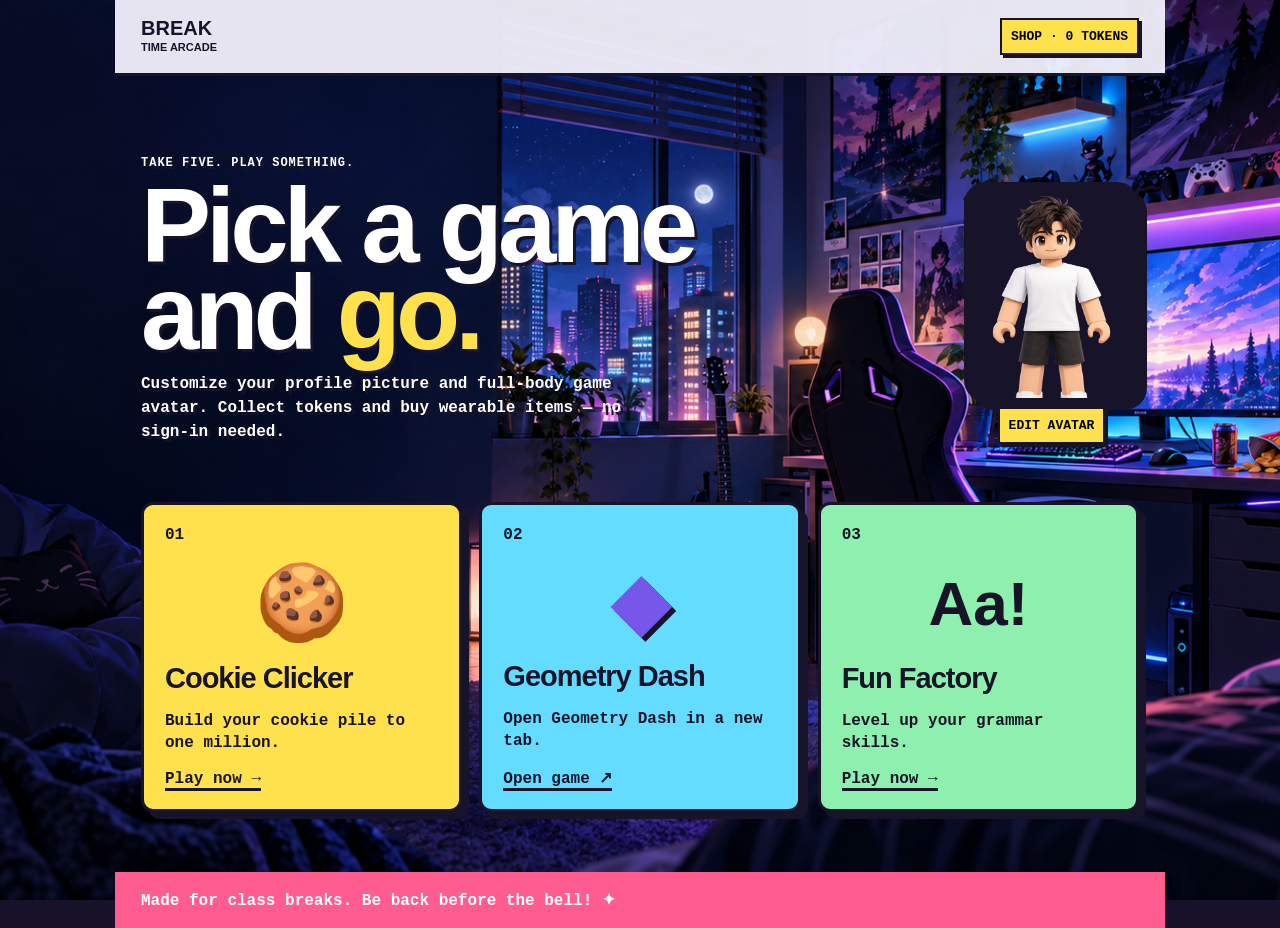
<file: index.html>
<!doctype html><html lang="en"><head><meta charset="UTF-8"><meta name="viewport" content="width=device-width,initial-scale=1"><title>Break Time Arcade</title><link rel="stylesheet" href="styles.css"><style>.hero-avatar{float:right;text-align:center}.avatar-art{width:175px;height:220px;object-fit:cover;object-position:center top;border:4px solid #171429;border-radius:22px;box-shadow:8px 8px 0 #171429;background:#171429}.avatar-preview{width:155px;height:155px;border:4px solid #171429;border-radius:22px;display:grid;place-items:center;font-size:82px;box-shadow:8px 8px 0 #171429}.neon-hoodie{outline:9px solid #ff5d8f}.star-headphones{border-radius:50%}</style></head><body><header class="topbar"><a class="logo" href="index.html">BREAK<br><span>TIME ARCADE</span></a><button class="shop-button" onclick="shop()">SHOP · <span data-tokens>0</span> TOKENS</button></header><main><section class="intro"><p class="kicker">TAKE FIVE. PLAY SOMETHING.</p><div class="hero-avatar"><img class="avatar-art" src="avatar-starter.png" alt="Full-body starter avatar"><br><button class="shop-button" onclick="editAvatar()">EDIT AVATAR</button></div><h1>Pick a game<br>and <em>go.</em></h1><p>Customize your profile picture and full-body game avatar. Collect tokens and buy wearable items — no sign-in needed.</p></section><section class="game-list"><a class="game-card cookie-card" href="cookie-clicker.html"><span>01</span><div class="game-icon">🍪</div><div><h2>Cookie Clicker</h2><p>Build your cookie pile to one million.</p><span class="play-link">Play now →</span></div></a><a class="game-card dash-card" href="https://www.geometrydash.com/" target="_blank" rel="noopener"><span>02</span><div class="game-icon cube-icon">◆</div><div><h2>Geometry Dash</h2><p>Open Geometry Dash in a new tab.</p><span class="play-link">Open game ↗</span></div></a><a class="game-card fun-card" href="fun-factory.html"><span>03</span><div class="game-icon factory-icon">Aa!</div><div><h2>Fun Factory</h2><p>Level up your grammar skills.</p><span class="play-link">Play now →</span></div></a></section></main><footer>Made for class breaks. Be back before the bell! ✦</footer><script src="arcade.js"></script></body></html>
</file>
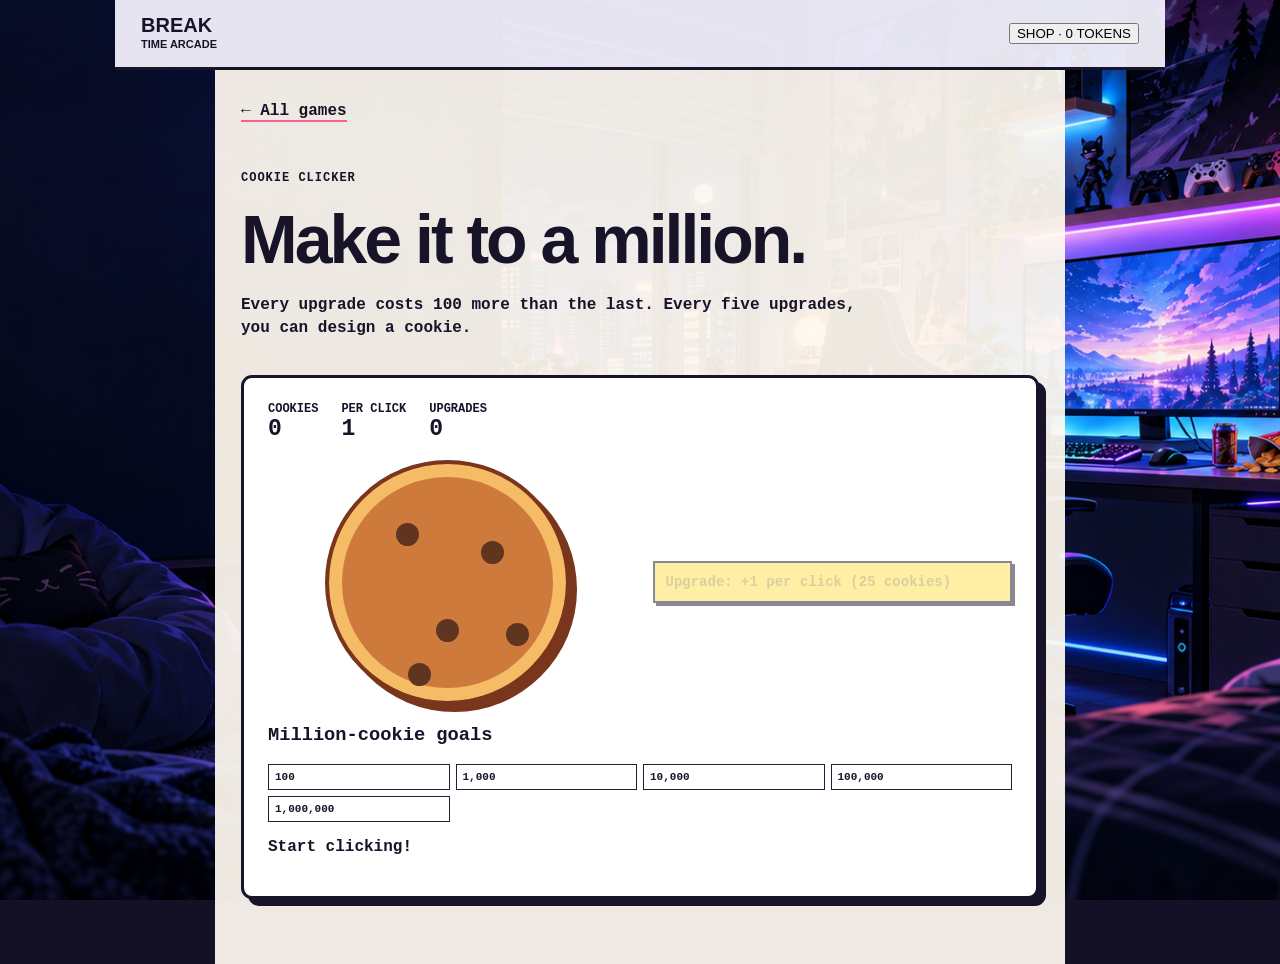
<file: cookie-clicker.html>
<!doctype html><html lang="en"><head><meta charset="UTF-8"><meta name="viewport" content="width=device-width,initial-scale=1"><title>Cookie Clicker</title><link rel="stylesheet" href="styles.css"><style>body{font-family:'Courier New',monospace;background:#141026 url('gaming-room.png') center/cover fixed}.game-page main{background:#fffaf0ed}.goal-list{display:grid;grid-template-columns:repeat(4,1fr);gap:6px}.goal{padding:6px;border:1px solid #192238;font-size:11px}.done{background:#8ddd95}.cookie-fall{position:fixed;top:-40px;font-size:25px;animation:fall 5s linear forwards;pointer-events:none}@keyframes fall{to{transform:translateY(110vh) rotate(360deg)}}.custom{display:none;padding:10px;border:2px dashed #f65078}.custom.show{display:block}</style></head><body class="game-page"><header class="topbar"><a class="logo" href="index.html">BREAK<br><span>TIME ARCADE</span></a><button onclick="shop()">SHOP · <span data-tokens>0</span> TOKENS</button></header><main><a class="back" href="index.html">← All games</a><section class="game-heading"><p class="kicker">COOKIE CLICKER</p><h1>Make it to a million.</h1><p>Every upgrade costs 100 more than the last. Every five upgrades, you can design a cookie.</p></section><section class="game-shell"><div class="stat-row"><span>COOKIES<br><strong id="cookie-count">0</strong></span><span>PER CLICK<br><strong id="per-click">1</strong></span><span>UPGRADES<br><strong id="upgrade-count">0</strong></span></div><div class="cookie-zone"><button id="cookie" class="cookie-button" aria-label="Click cookie">Cookie</button><div class="upgrades"><button id="upgrade" class="upgrade">Upgrade: +1 per click (100 cookies)</button><button id="design" class="upgrade" hidden>Design a cookie (optional)</button><div id="custom" class="custom">Flavor <select><option>Chocolate chip</option><option>Red velvet</option><option>Matcha</option><option>Birthday cake</option></select> Topping <select><option>Sprinkles</option><option>Caramel</option><option>Marshmallows</option><option>Extra chips</option></select></div></div></div><h3>Million-cookie goals</h3><div class="goal-list" id="goals"></div><p class="note" id="cookie-note">Start clicking!</p></section></main><script src="arcade.js"></script><script src="cookie.js"></script></body></html>
</file>
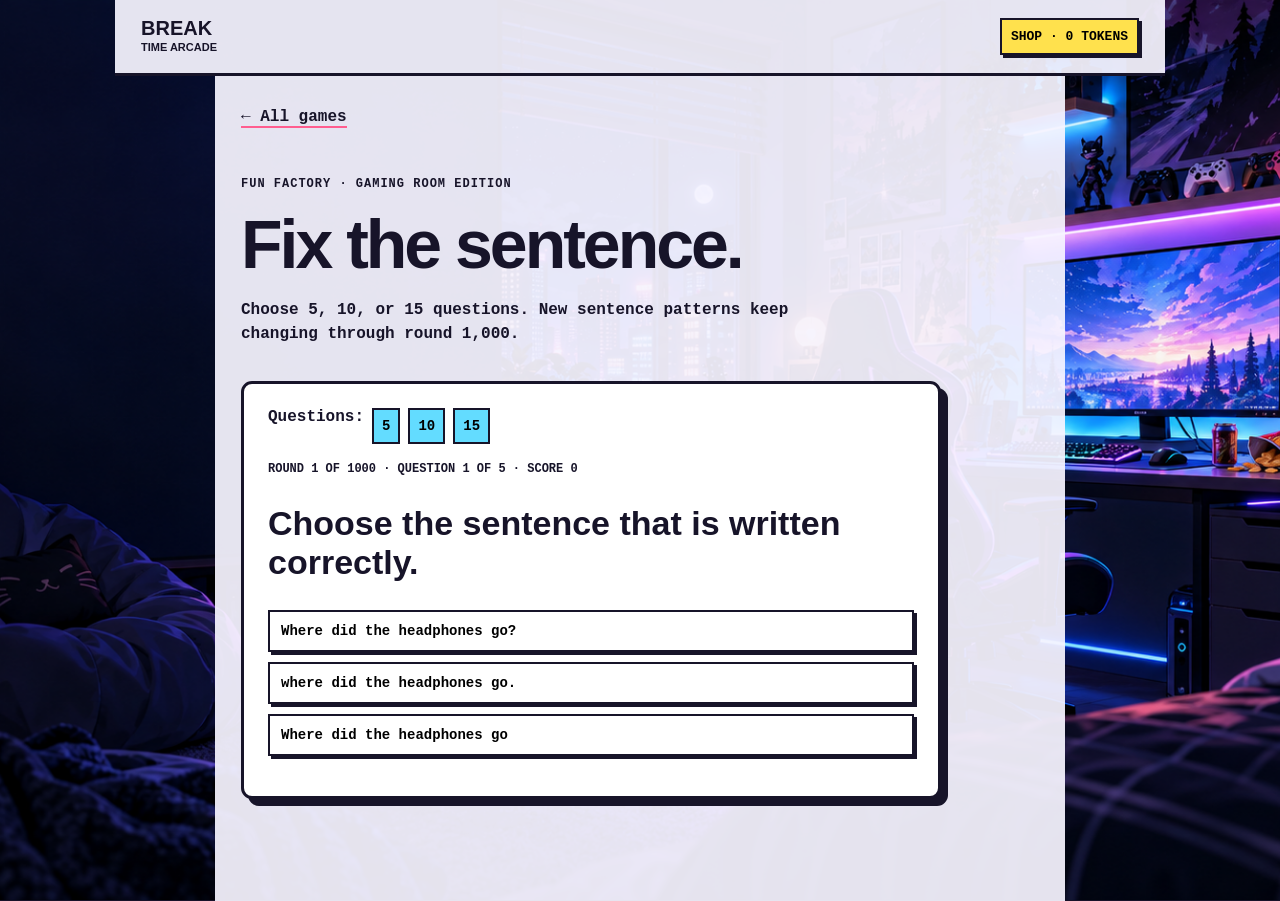
<file: fun-factory.html>
<!doctype html><html lang="en"><head><meta charset="UTF-8"><meta name="viewport" content="width=device-width,initial-scale=1"><title>Fun Factory</title><link rel="stylesheet" href="styles.css"></head><body class="game-page"><header class="topbar"><a class="logo" href="index.html">BREAK<br><span>TIME ARCADE</span></a><button class="shop-button" onclick="shop()">SHOP · <span data-tokens>0</span> TOKENS</button></header><main><a class="back" href="index.html">← All games</a><section class="game-heading"><p class="kicker">FUN FACTORY · GAMING ROOM EDITION</p><h1>Fix the sentence.</h1><p>Choose 5, 10, or 15 questions. New sentence patterns keep changing through round 1,000.</p></section><section class="game-shell quiz-box"><div class="round-options"><b>Questions:</b><button data-size="5">5</button><button data-size="10">10</button><button data-size="15">15</button></div><p class="question-count" id="question-count"></p><h2 class="question" id="question"></h2><div class="answers" id="answers"></div><p id="quiz-result"></p><button id="next" class="big-button" hidden>Next →</button></section></main><script src="arcade.js"></script><script src="fun.js"></script></body></html>
</file>
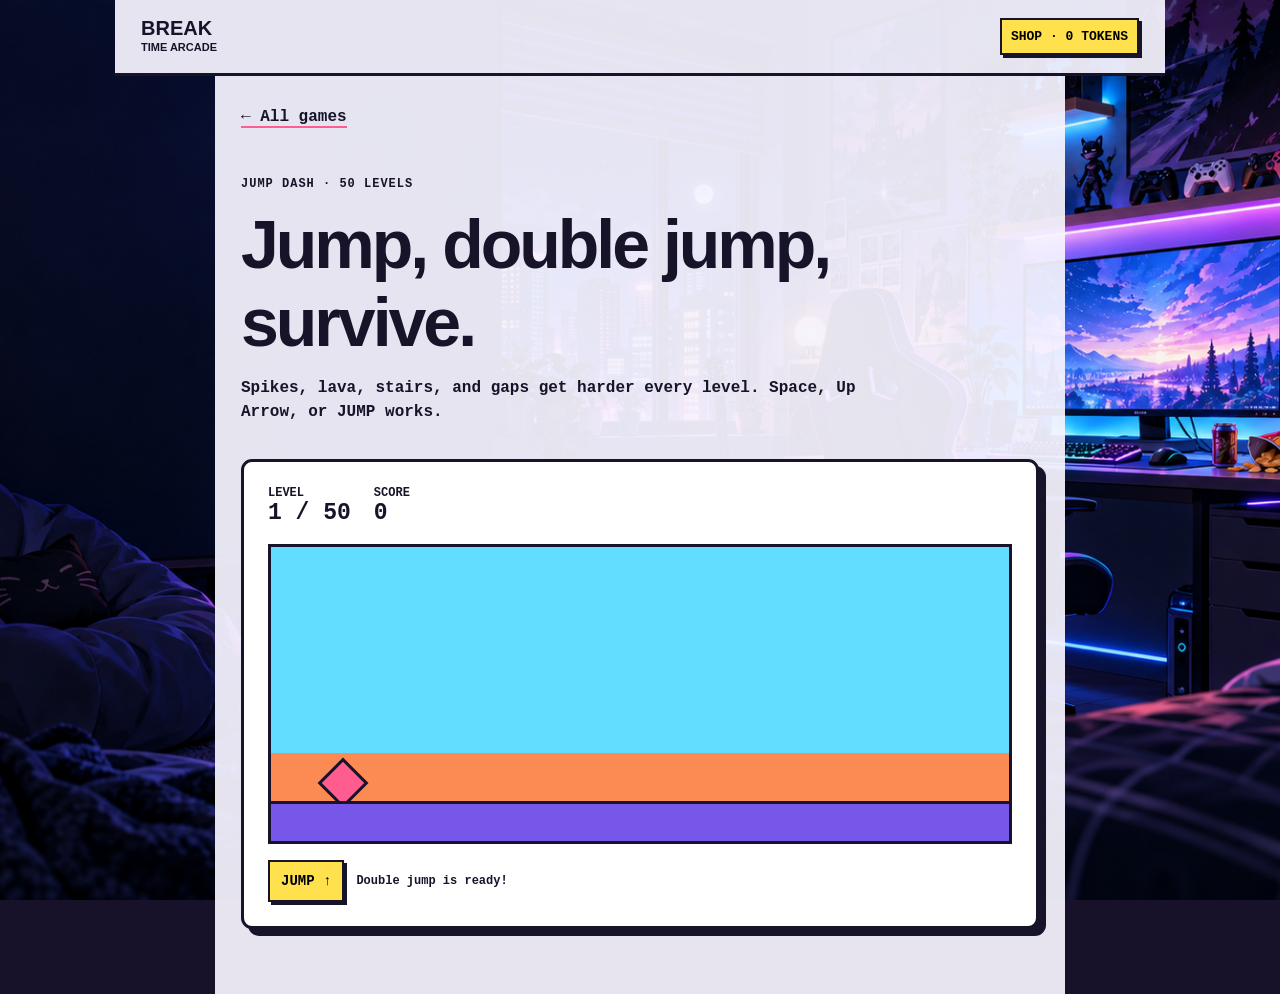
<file: geometry-dash.html>
<!doctype html><html lang="en"><head><meta charset="UTF-8"><meta name="viewport" content="width=device-width,initial-scale=1"><title>Jump Dash</title><link rel="stylesheet" href="styles.css"></head><body class="game-page"><header class="topbar"><a class="logo" href="index.html">BREAK<br><span>TIME ARCADE</span></a><button class="shop-button" onclick="shop()">SHOP · <span data-tokens>0</span> TOKENS</button></header><main><a class="back" href="index.html">← All games</a><section class="game-heading"><p class="kicker">JUMP DASH · 50 LEVELS</p><h1>Jump, double jump, survive.</h1><p>Spikes, lava, stairs, and gaps get harder every level. Space, Up Arrow, or JUMP works.</p></section><section class="game-shell"><div class="stat-row"><span>LEVEL<br><strong id="dash-level">1 / 50</strong></span><span>SCORE<br><strong id="dash-score">0</strong></span></div><div class="dash-game" id="dash-game"><div id="runner"></div><div class="ground"></div></div><div class="dash-controls"><button id="jump" class="big-button">JUMP ↑</button><span id="dash-message" class="dash-message">Double jump is ready!</span></div></section></main><script src="arcade.js"></script><script src="dash.js"></script></body></html>
</file>
<file: styles.css>
:root{--ink:#171429;--paper:#f7f5ff;--pink:#ff5d8f;--yellow:#ffe14d;--blue:#63dcff;--purple:#7657ea;--green:#8ef0ae}*{box-sizing:border-box}body{margin:0;min-height:100vh;color:var(--ink);font:700 16px "Courier New",monospace;background:#171229 url('gaming-room.png') center/cover fixed}.topbar,main,footer{max-width:1050px;margin:auto}.topbar{display:flex;align-items:center;justify-content:space-between;gap:12px;padding:18px 26px;background:#f7f5ffed;border-bottom:3px solid var(--ink)}.logo{color:var(--ink);font:900 20px Arial,sans-serif;line-height:.78;text-decoration:none}.logo span{font-size:11px}.top-actions{display:flex;gap:9px;align-items:center}.shop-button{border:2px solid var(--ink);background:var(--yellow);font:700 13px "Courier New",monospace;padding:9px;cursor:pointer;box-shadow:3px 3px 0 var(--ink)}.intro{padding:68px 26px 42px;color:#fff;text-shadow:3px 3px 0 var(--ink)}.kicker{font-size:12px;letter-spacing:1px}.intro h1{font:900 clamp(58px,10vw,105px) Arial,sans-serif;line-height:.83;letter-spacing:-5px;margin:9px 0 14px}.intro em{color:var(--yellow);font-style:normal}.intro p:last-child{max-width:500px;line-height:1.5}.game-list{padding:0 26px 60px;display:grid;grid-template-columns:repeat(3,1fr);gap:17px}.game-card{min-height:310px;padding:21px;border:3px solid var(--ink);border-radius:12px;color:var(--ink);text-decoration:none;box-shadow:7px 7px 0 var(--ink);display:flex;flex-direction:column;justify-content:space-between;transition:.15s}.game-card:hover{transform:translate(3px,3px);box-shadow:4px 4px 0 var(--ink)}.cookie-card{background:var(--yellow)}.dash-card{background:var(--blue)}.fun-card{background:var(--green)}.card-number{font-size:12px}.game-icon{text-align:center;font:900 75px Arial}.cube-icon{color:var(--purple);text-shadow:4px 4px 0 var(--ink)}.factory-icon{font-size:62px}.game-card h2{font:900 29px Arial;margin:0 0 9px;letter-spacing:-1px}.game-card p{line-height:1.35}.play-link{border-bottom:3px solid var(--ink);width:max-content}footer{padding:18px 26px;background:var(--pink);color:#fff}.game-page main{max-width:850px;background:#f7f5ffed;padding:32px 26px 65px;min-height:calc(100vh - 75px)}.back{color:var(--ink);text-decoration:none;border-bottom:2px solid var(--pink)}.game-heading{padding:38px 0 19px}.game-heading h1{font:900 clamp(40px,7vw,68px) Arial;margin:7px 0;letter-spacing:-3px}.game-heading p{max-width:620px;line-height:1.45}.game-shell{background:#fff;border:3px solid var(--ink);border-radius:11px;padding:24px;box-shadow:7px 7px 0 var(--ink)}.stat-row{display:flex;gap:23px;flex-wrap:wrap;margin-bottom:18px;font-size:12px}.stat-row strong{font-size:23px}.cookie-zone{display:grid;grid-template-columns:1fr 1fr;gap:25px;align-items:center}.cookie-button{width:min(245px,100%);aspect-ratio:1;justify-self:center;border:4px solid #7a351d;border-radius:50%;background:#ce7a3d;color:transparent;cursor:pointer;box-shadow:inset 0 0 0 13px #f5bc65,7px 7px 0 #7a351d;position:relative}.cookie-button:before{content:"";position:absolute;width:23px;height:23px;border-radius:50%;background:#60351f;top:25%;left:28%;box-shadow:85px 18px #60351f,40px 96px #60351f,110px 100px #60351f,12px 140px #60351f}.upgrades{display:grid;gap:10px}.upgrade,.big-button,.answer{border:2px solid var(--ink);background:var(--yellow);padding:11px;text-align:left;font:700 14px "Courier New",monospace;cursor:pointer;box-shadow:3px 3px 0 var(--ink)}.upgrade:disabled{opacity:.5}.goal-list{display:grid;grid-template-columns:repeat(5,1fr);gap:6px}.goal{padding:7px;border:1px solid var(--ink);font-size:11px}.goal.done{background:var(--green)}.custom{display:none;padding:10px;background:#fff3cf;border:2px dashed var(--pink)}.custom.show{display:block}.cookie-fall{position:fixed;z-index:4;top:-30px;font-size:24px;pointer-events:none;animation:fall 5s linear forwards}@keyframes fall{to{transform:translateY(110vh) rotate(480deg)}}.dash-game{height:300px;position:relative;overflow:hidden;background:linear-gradient(#62dcff 0 70%,#fb8b52 70% 100%);border:3px solid var(--ink)}.ground{position:absolute;bottom:0;width:100%;height:40px;background:var(--purple);border-top:3px solid var(--ink)}#runner{position:absolute;left:54px;bottom:40px;width:36px;height:36px;border:3px solid var(--ink);background:var(--pink);transform:rotate(45deg);transition:background .2s}.spike{position:absolute;bottom:40px;width:0;height:0;border-left:16px solid transparent;border-right:16px solid transparent;border-bottom:34px solid var(--ink)}.lava{position:absolute;bottom:40px;height:22px;background:#ff5d42;border-top:3px solid var(--yellow)}.stairs{position:absolute;bottom:40px;width:70px;height:65px;background:linear-gradient(to top right,transparent 0 30%,var(--ink) 30% 35%,transparent 35% 55%,var(--ink) 55% 60%,transparent 60% 80%,var(--ink) 80%)}.dash-controls{display:flex;gap:12px;align-items:center;margin-top:16px}.dash-message{font-size:12px}.quiz-box{max-width:700px}.round-options{display:flex;gap:8px;flex-wrap:wrap;margin-bottom:18px}.round-options button{font:700 14px "Courier New",monospace;border:2px solid var(--ink);background:var(--blue);padding:8px;cursor:pointer}.question-count{font-size:12px}.question{font:900 clamp(24px,4vw,34px) Arial;line-height:1.15}.answers{display:grid;gap:10px}.answer{background:#fff}.answer.correct{background:var(--green)}.answer.wrong{background:#ff9eb6}.modal{position:fixed;inset:0;z-index:20;display:none;place-items:center;background:#111b}.modal.open{display:grid}.modal-box{width:min(560px,92vw);background:#fff;padding:22px;border:3px solid var(--ink);box-shadow:8px 8px 0 var(--pink)}.close-shop{float:right;border:0;background:none;font-size:22px;cursor:pointer}.shop-grid{display:grid;gap:8px}.shop-item{display:flex;justify-content:space-between;gap:8px;align-items:center;padding:10px;border:2px solid var(--ink)}.shop-item button{font:700 12px "Courier New",monospace;background:var(--green);border:1px solid var(--ink);padding:6px;cursor:pointer}@media(max-width:700px){.topbar{padding:15px 18px}.game-list{grid-template-columns:1fr;padding:0 18px 45px}.intro{padding:45px 18px 28px}.game-page main{padding:25px 18px 50px}.game-shell{padding:16px}.cookie-zone{grid-template-columns:1fr}.goal-list{grid-template-columns:repeat(3,1fr)}.dash-game{height:235px}.top-actions{font-size:10px}}
</file>
